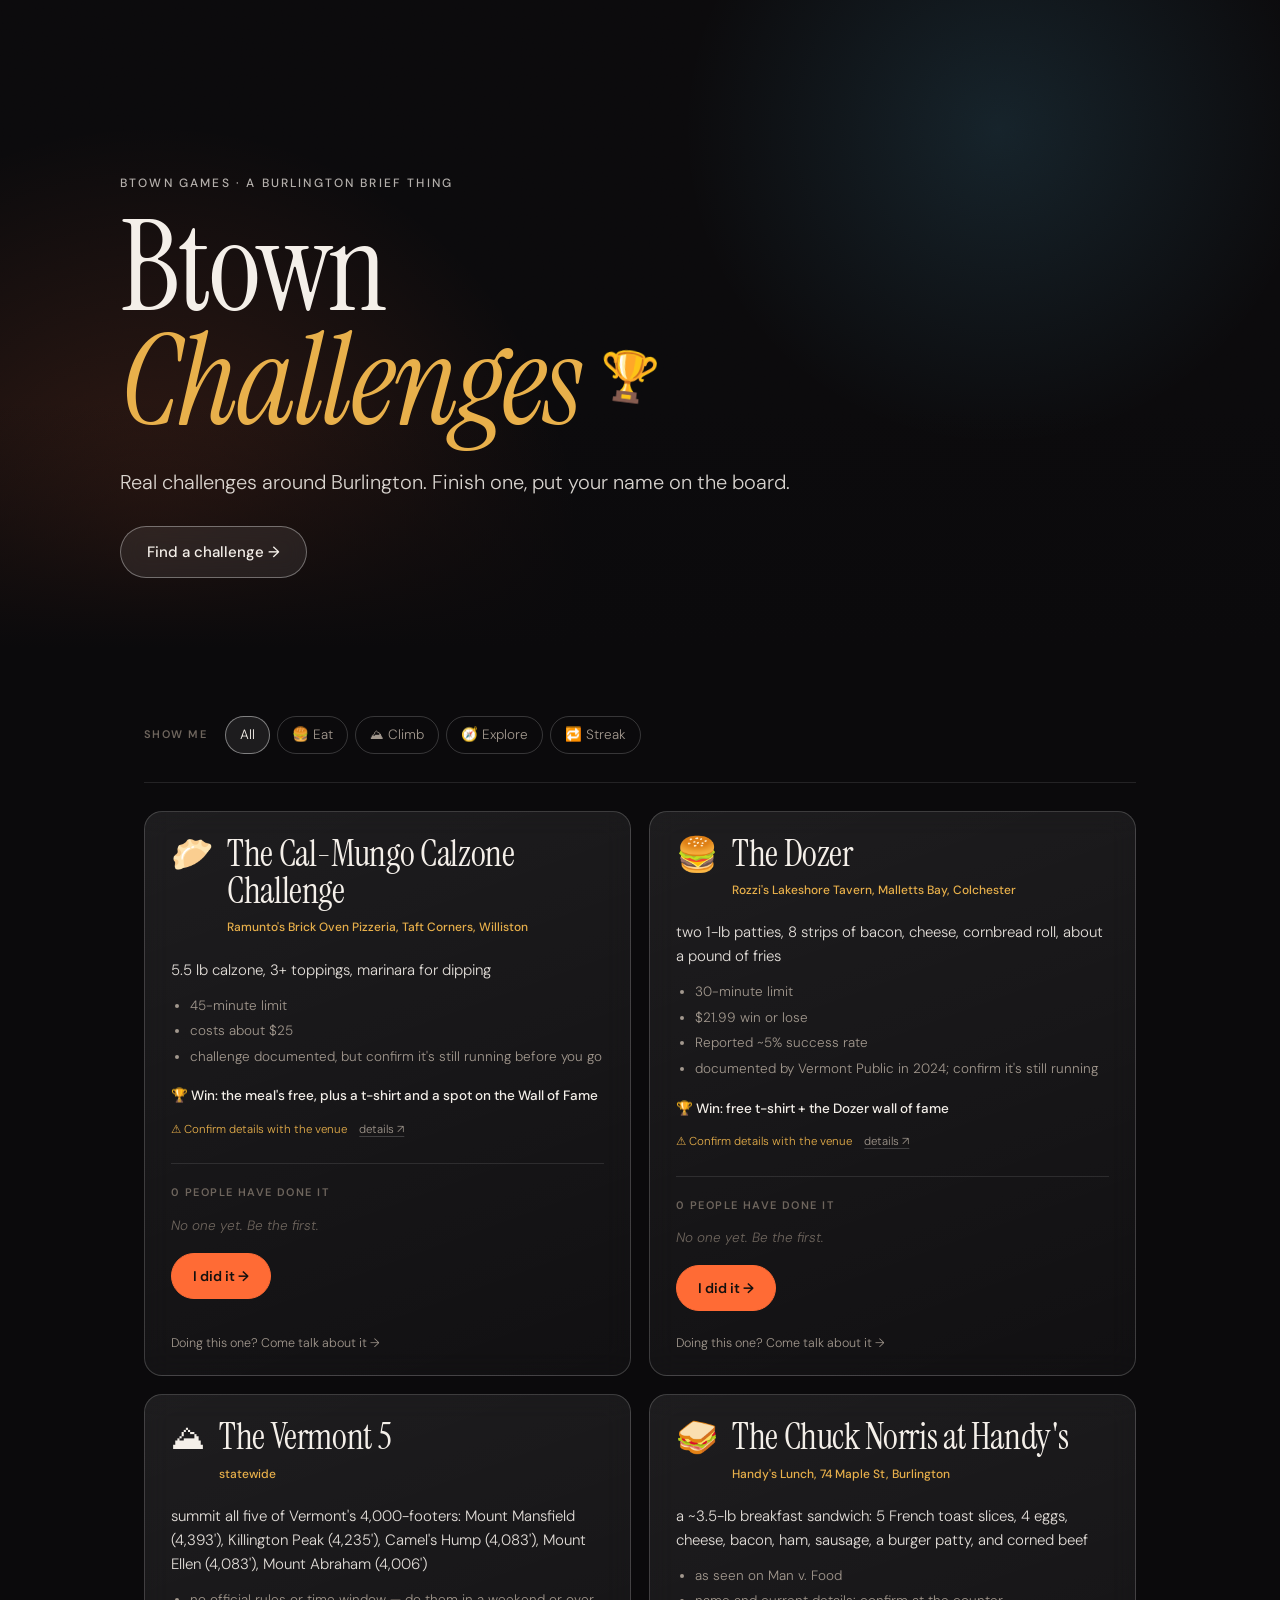
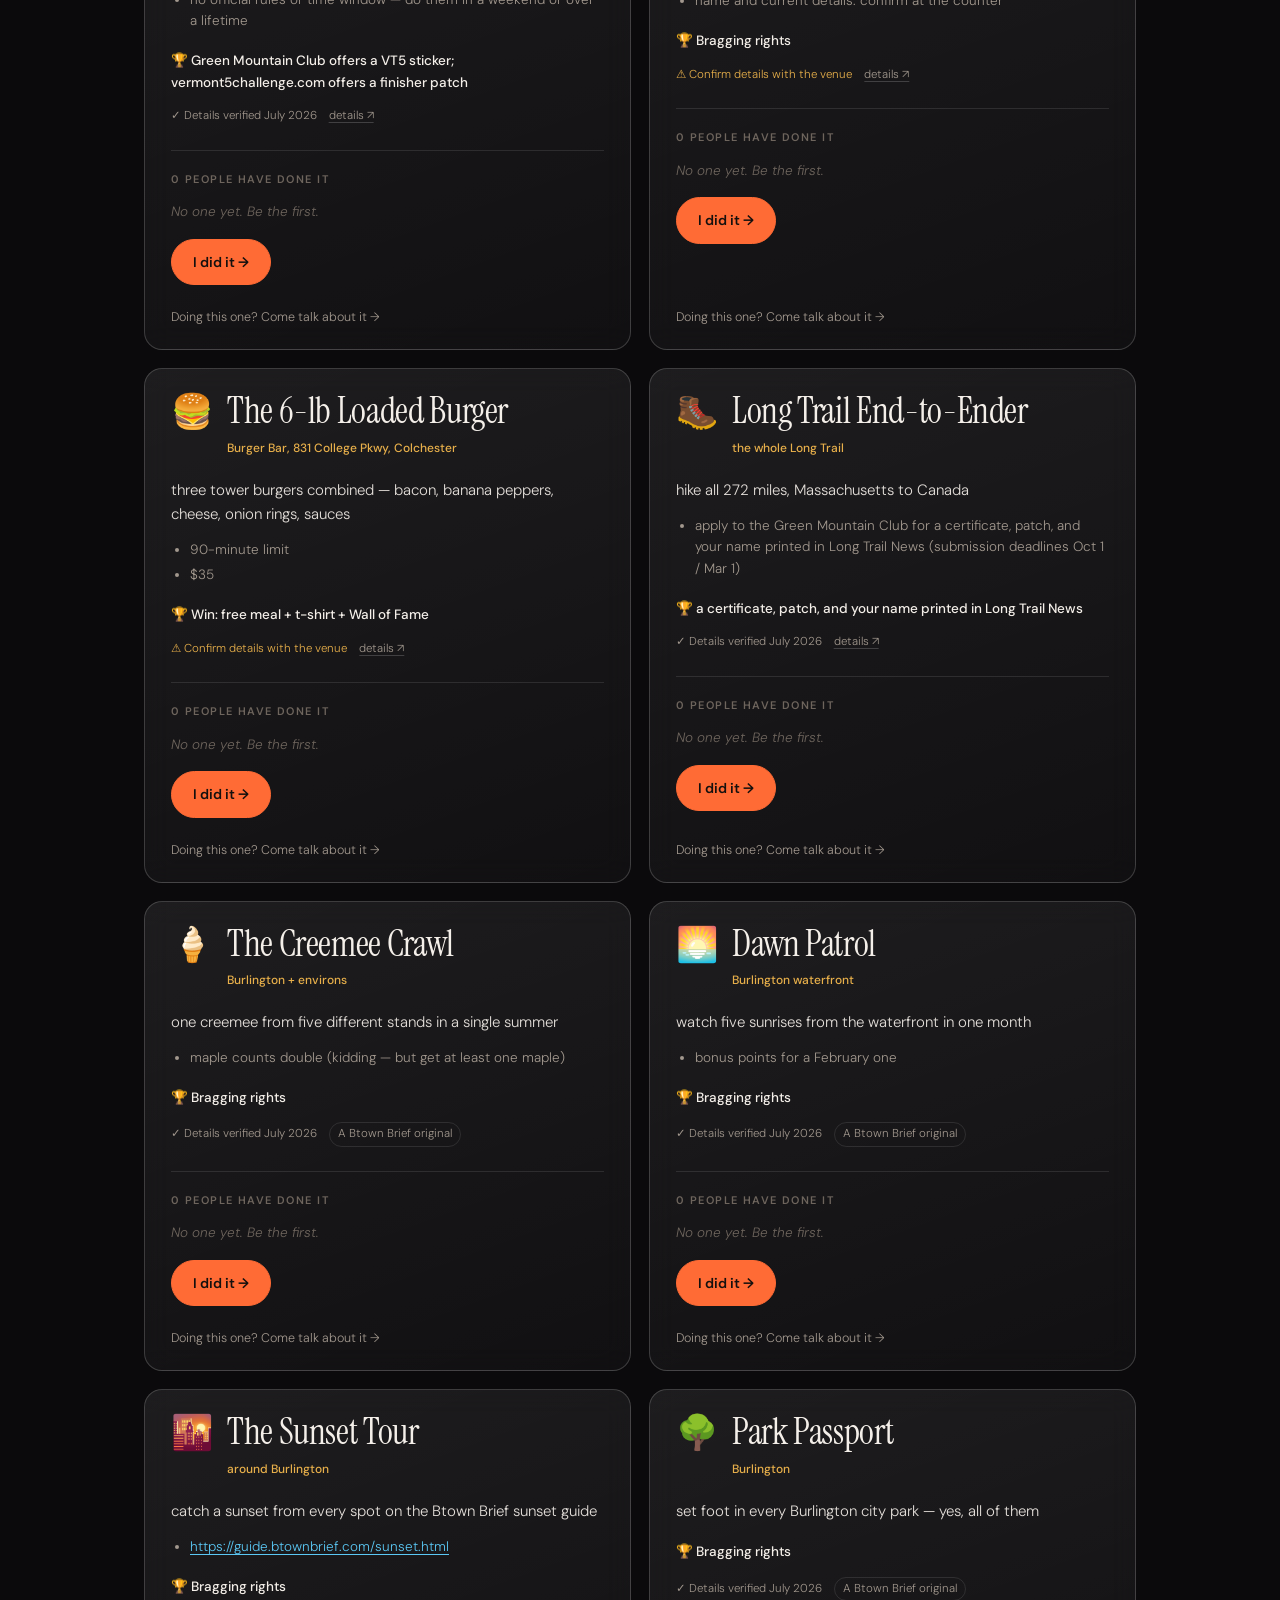
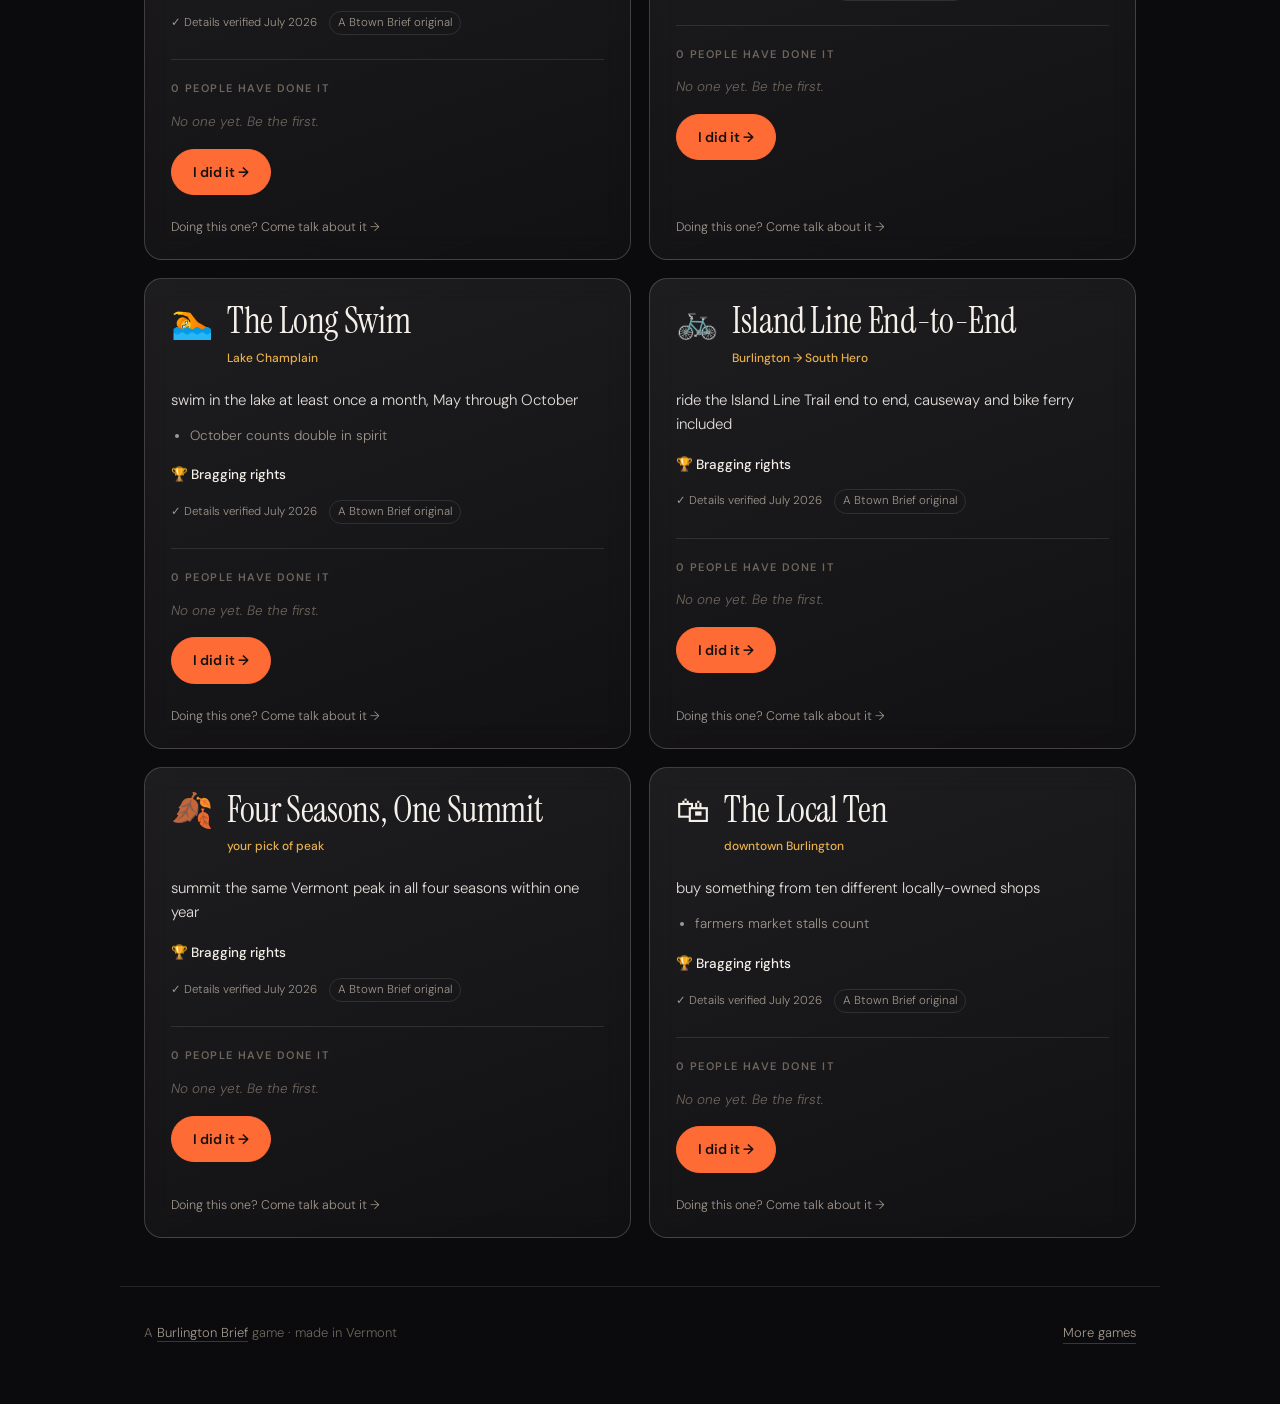
<file: index.html>
<!DOCTYPE html>
<html lang="en">
<head>
<meta charset="utf-8">
<meta name="viewport" content="width=device-width, initial-scale=1, viewport-fit=cover">
<meta name="theme-color" content="#0B0A0C">
<link rel="manifest" href="manifest.webmanifest" />
<link rel="apple-touch-icon" href="icon-180.png" />
<title>Btown Challenges — do the thing, put your name on it</title>
<meta name="description" content="Real challenges around Burlington. Finish one, put your name on the board.">
<link rel="icon" href="icon.svg" type="image/svg+xml">
<link rel="preconnect" href="https://fonts.googleapis.com">
<link rel="preconnect" href="https://fonts.gstatic.com" crossorigin>
<link href="https://fonts.googleapis.com/css2?family=Instrument+Serif:ital@0;1&family=DM+Sans:opsz,wght@9..40,300;9..40,400;9..40,500;9..40,600&display=swap" rel="stylesheet">
<link rel="stylesheet" href="css/style.css">
<!-- GoatCounter -->
<script data-goatcounter="https://btown-brief.goatcounter.com/count"
        async src="//gc.zgo.at/count.js"></script>
<meta property="og:title" content="Btown Challenges — do the thing, put your name on it">
<meta property="og:description" content="Real challenges around Burlington. Finish one, put your name on the board.">
<meta property="og:type" content="website">
<meta property="og:image" content="https://play.btownbrief.com/challenges/og-image.png">
<meta property="og:image:width" content="1200">
<meta property="og:image:height" content="630">
<meta name="twitter:card" content="summary_large_image">
</head>
<body>
<header class="hero">
  <div class="grain" aria-hidden="true"></div>
  <div class="hero-copy">
    <p class="eyebrow">BTown Games · a Burlington Brief thing</p>
    <h1>Btown<br><em>Challenges</em> <span aria-hidden="true">🏆</span></h1>
    <p class="lede">Real challenges around Burlington. Finish one, put your name on the board.</p>
    <a class="pill" href="#challenges">Find a challenge →</a>
  </div>
</header>

<main class="wrap" id="challenges">
  <section class="filters" aria-labelledby="filter-label">
    <span class="filter-label" id="filter-label">Show me</span>
    <div class="chips" id="category-chips" role="group" aria-label="Filter challenges"></div>
  </section>
  <section class="challenge-grid" id="challenge-grid" aria-live="polite"></section>
</main>

<footer class="foot">
  <span>A <a href="https://www.btownbrief.com">Burlington Brief</a> game · made in Vermont</span>
  <a href="https://play.btownbrief.com/">More games</a>
</footer>

<script src="js/app.js"></script>
<script src="https://play.btownbrief.com/nav.js" defer></script>
<script src="https://play.btownbrief.com/ticker.js" defer></script>
</body>
</html>
</file>
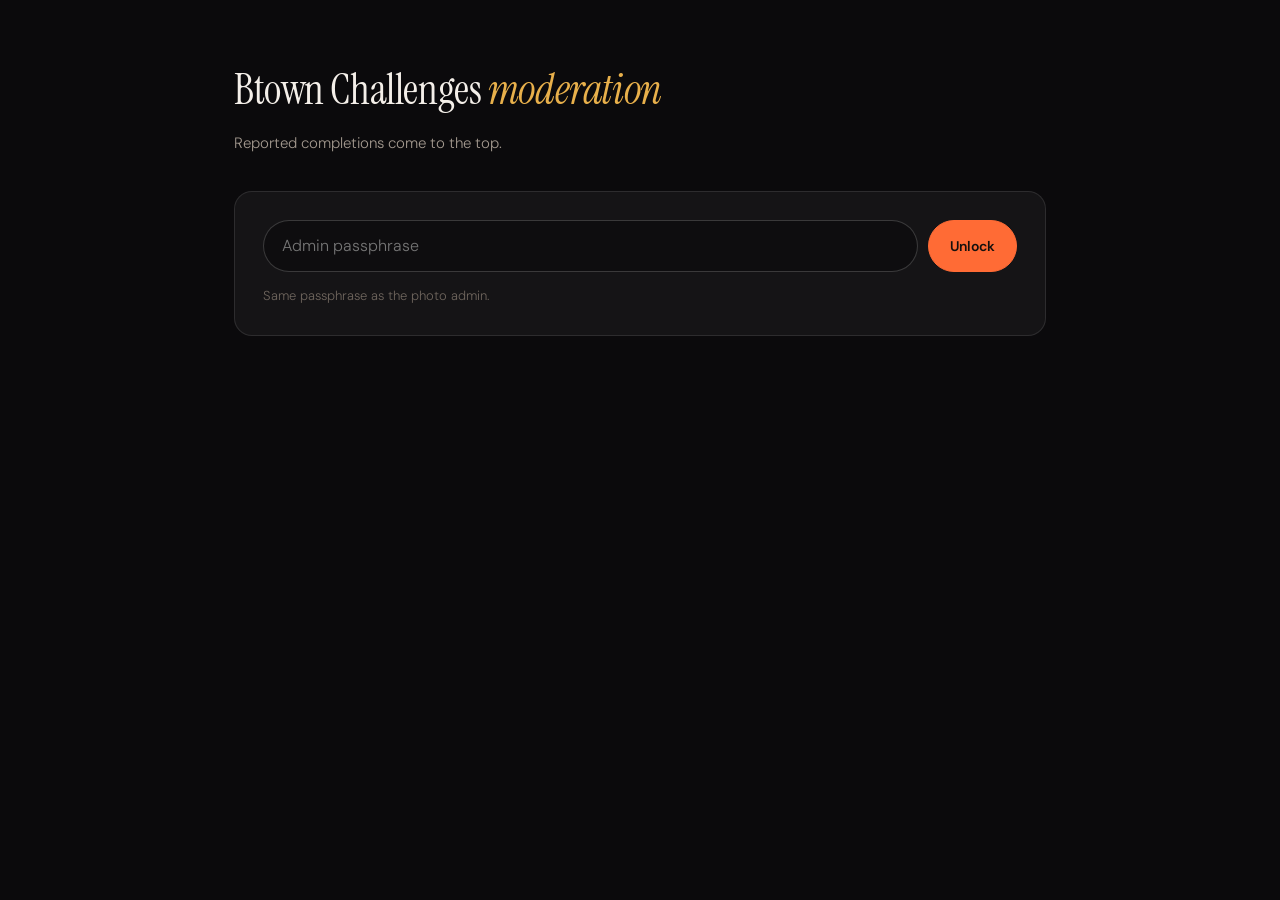
<file: admin.html>
<!DOCTYPE html>
<html lang="en">
<head>
<meta charset="utf-8">
<meta name="viewport" content="width=device-width, initial-scale=1">
<meta name="robots" content="noindex, nofollow">
<title>Btown Challenges — moderation</title>
<link rel="icon" href="icon.svg" type="image/svg+xml">
<link rel="preconnect" href="https://fonts.googleapis.com">
<link rel="preconnect" href="https://fonts.gstatic.com" crossorigin>
<link href="https://fonts.googleapis.com/css2?family=Instrument+Serif&family=DM+Sans:opsz,wght@9..40,300;9..40,400;9..40,500;9..40,600&display=swap" rel="stylesheet">
<link rel="stylesheet" href="css/style.css">
<link rel="stylesheet" href="css/admin.css">
<!-- GoatCounter -->
<script data-goatcounter="https://btown-brief.goatcounter.com/count"
        async src="//gc.zgo.at/count.js"></script>
</head>
<body class="admin">
<main class="admin-wrap">
  <header class="admin-head">
    <h1>Btown Challenges <em>moderation</em></h1>
    <p>Reported completions come to the top.</p>
  </header>
  <section class="gate" id="gate">
    <form id="gate-form" autocomplete="off">
      <input type="password" id="pass-input" placeholder="Admin passphrase" autocomplete="current-password" required>
      <button type="submit" class="btn btn-go">Unlock</button>
    </form>
    <p class="gate-err" id="gate-err" hidden></p>
    <p class="gate-note">Same passphrase as the photo admin.</p>
  </section>
  <section id="board" hidden>
    <div class="admin-bar">
      <div class="tabs" id="tabs" role="group" aria-label="Filter">
        <button class="chip" data-tab="flagged" aria-pressed="true">Needs a look <span class="n" id="n-flagged">0</span></button>
        <button class="chip" data-tab="hidden" aria-pressed="false">Hidden <span class="n" id="n-hidden">0</span></button>
        <button class="chip" data-tab="all" aria-pressed="false">Everything <span class="n" id="n-all">0</span></button>
      </div>
      <div class="admin-bar-right">
        <button class="linkish" id="refresh" type="button">Refresh</button>
        <button class="linkish" id="lock" type="button">Lock</button>
      </div>
    </div>
    <div id="rows"></div>
    <p class="admin-empty" id="empty" hidden></p>
  </section>
</main>
<script src="js/admin.js"></script>
</body>
</html>
</file>
<file: css/style.css>
:root {
  --ground:  #0B0A0C;
  --ink:     #F4EFE9;
  --muted:   #A2988E;
  --faint:   #6E655D;
  --ember:   #FF6B35;
  --gold:    #E8B04B;
  --lake:    #5BC8F5;
  --glass:   rgba(255, 255, 255, .045);
  --glass-2: rgba(255, 255, 255, .075);
  --line:    rgba(255, 255, 255, .10);
  --line-2:  rgba(255, 255, 255, .18);
  --serif: "Instrument Serif", Georgia, serif;
  --sans:  "DM Sans", system-ui, -apple-system, "Segoe UI", sans-serif;
  --grade: saturate(.72) contrast(.88) brightness(.78);
}

* { box-sizing: border-box; }
[hidden] { display: none !important; }
html { -webkit-text-size-adjust: 100%; scroll-behavior: smooth; }
body {
  margin: 0; overflow-x: hidden;
  background: var(--ground); color: var(--ink);
  font-family: var(--sans); font-weight: 300; line-height: 1.6;
}
button, input, textarea { font: inherit; }
a { color: inherit; }

.grain {
  position: absolute; inset: 0; pointer-events: none; opacity: .18;
  background-image: url("data:image/svg+xml,%3Csvg xmlns='http://www.w3.org/2000/svg' width='140' height='140'%3E%3Cfilter id='n'%3E%3CfeTurbulence type='fractalNoise' baseFrequency='.85' numOctaves='3'/%3E%3C/filter%3E%3Crect width='140' height='140' filter='url(%23n)' opacity='.45'/%3E%3C/svg%3E");
  mix-blend-mode: overlay;
}

.hero {
  position: relative; min-height: 72svh; overflow: hidden;
  display: flex; align-items: flex-end; padding: 0 24px 70px;
  background:
    radial-gradient(circle at 78% 20%, rgba(91,200,245,.13), transparent 28%),
    radial-gradient(circle at 12% 85%, rgba(255,107,53,.17), transparent 34%),
    var(--ground);
}
.hero::after {
  content: ""; position: absolute; inset: auto 0 0; height: 38%; pointer-events: none;
  background: linear-gradient(transparent, var(--ground));
}
.hero-copy { position: relative; z-index: 1; width: min(1040px, 100%); margin: 0 auto; }
.eyebrow {
  margin: 0 0 18px; color: rgba(244,239,233,.72);
  font-size: 12px; font-weight: 500; letter-spacing: .18em; text-transform: uppercase;
}
.hero h1 {
  margin: 0; font-family: var(--serif); font-size: clamp(64px, 12vw, 126px);
  font-weight: 400; line-height: .9; letter-spacing: -.015em;
}
.hero h1 em { color: var(--gold); font-weight: 400; }
.hero h1 span { display: inline-block; font-size: .38em; transform: translateY(-.65em) rotate(7deg); }
.lede { max-width: 34em; margin: 28px 0 0; color: rgba(244,239,233,.88); font-size: clamp(17px, 2vw, 20px); }
.pill {
  display: inline-block; margin-top: 28px; padding: 13px 26px; border-radius: 999px;
  border: 1px solid rgba(255,255,255,.35); background: rgba(255,255,255,.08);
  backdrop-filter: blur(10px); -webkit-backdrop-filter: blur(10px);
  color: var(--ink); font-size: 15px; font-weight: 500; text-decoration: none;
  transition: background .2s, border-color .2s, transform .2s;
}
.pill:hover { background: rgba(255,255,255,.16); border-color: rgba(255,255,255,.55); transform: translateY(-1px); }

.wrap { max-width: 1040px; margin: 0 auto; padding: 68px 24px 48px; }
.filters {
  display: flex; align-items: center; gap: 18px; flex-wrap: wrap;
  padding-bottom: 28px; border-bottom: 1px solid var(--line);
}
.filter-label {
  font-size: 11px; font-weight: 600; letter-spacing: .13em;
  text-transform: uppercase; color: var(--faint);
}
.chips { display: flex; flex-wrap: wrap; gap: 7px; }
.chip {
  padding: 7px 14px; border-radius: 999px;
  background: transparent; border: 1px solid var(--line-2); color: var(--muted);
  cursor: pointer; font-family: var(--sans); font-size: 13.5px;
  transition: background .18s, border-color .18s, color .18s;
}
.chip:hover { border-color: rgba(255,255,255,.36); color: var(--ink); }
.chip[aria-pressed="true"] { background: var(--glass-2); color: var(--ink); border-color: rgba(255,255,255,.44); }
.chip:focus-visible, .btn:focus-visible, .linkish:focus-visible, .talk:focus-visible, .source:focus-visible {
  outline: 2px solid var(--gold); outline-offset: 2px;
}

.challenge-grid { display: grid; grid-template-columns: repeat(2, minmax(0, 1fr)); gap: 18px; margin-top: 28px; }
.challenge {
  position: relative; min-width: 0; padding: 26px 26px 22px;
  background: linear-gradient(160deg, rgba(255,255,255,.08), rgba(255,255,255,.028));
  border: 1px solid var(--line-2); border-radius: 18px;
  backdrop-filter: blur(14px); -webkit-backdrop-filter: blur(14px);
  display: flex; flex-direction: column;
  transition: border-color .25s, box-shadow .25s;
}
.challenge.is-linked { border-color: var(--gold); box-shadow: 0 0 0 1px rgba(232,176,75,.24), 0 22px 70px rgba(0,0,0,.35); }
.challenge-head { display: flex; gap: 14px; align-items: flex-start; }
.challenge-emoji { flex: none; font-size: 34px; line-height: 1; }
.challenge h2 {
  margin: -3px 0 0; font-family: var(--serif); font-size: clamp(27px, 3.4vw, 36px);
  font-weight: 400; line-height: 1.04; letter-spacing: -.01em;
}
.where { margin: 9px 0 0; color: var(--gold); font-size: 12px; font-weight: 500; }
.blurb { margin: 20px 0 0; color: rgba(244,239,233,.92); font-size: 15px; }
.details { margin: 13px 0 0; padding-left: 19px; color: var(--muted); font-size: 13.5px; }
.details li + li { margin-top: 4px; }
.details a { color: var(--lake); text-underline-offset: 3px; }
.prize { margin: 18px 0 0; color: var(--ink); font-size: 13.5px; font-weight: 500; }
.facts { display: flex; flex-wrap: wrap; align-items: center; gap: 8px 12px; margin-top: 14px; }
.verified, .original { font-size: 11.5px; color: var(--muted); }
.unverified { color: var(--gold); }
.original { padding: 2px 8px; border: 1px solid var(--line); border-radius: 999px; }
.source { font-size: 11.5px; color: var(--muted); text-decoration-color: var(--line-2); text-underline-offset: 3px; }
.source:hover { color: var(--gold); }

.board { margin-top: 24px; padding-top: 20px; border-top: 1px solid var(--line); }
.board-top { display: flex; align-items: center; justify-content: space-between; gap: 12px; }
.board-title { margin: 0; font-size: 11px; font-weight: 600; letter-spacing: .13em; text-transform: uppercase; color: var(--faint); }
.board-list { list-style: none; margin: 13px 0 0; padding: 0; }
.completion { padding: 9px 0; border-top: 1px solid var(--line); }
.completion:first-child { border-top: 0; }
.completion-line { margin: 0; color: var(--muted); font-size: 13.5px; overflow-wrap: anywhere; }
.completion-name { color: var(--ink); font-weight: 500; }
.report {
  float: right; margin-left: 8px; padding: 0; border: 0; background: none;
  color: var(--faint); cursor: pointer; font-size: 12px;
}
.report:hover { color: var(--ember); }
.report:disabled { cursor: default; opacity: .5; }
.board-empty { margin: 13px 0 0; color: var(--faint); font-size: 13.5px; font-style: italic; }
.show-all { margin-top: 7px; }

.btn {
  padding: 11px 21px; border: 1px solid transparent; border-radius: 999px;
  cursor: pointer; font-family: var(--sans); font-size: 14px; font-weight: 500;
  transition: background .2s, border-color .2s, color .2s, transform .15s, opacity .2s;
}
.btn:active { transform: translateY(1px); }
.btn:disabled { opacity: .42; cursor: not-allowed; }
.btn-go { background: var(--ember); color: #14100E; border-color: var(--ember); font-weight: 600; }
.btn-go:hover:not(:disabled) { background: #ff835a; border-color: #ff835a; }
.btn-quiet { background: var(--glass-2); color: var(--ink); border-color: var(--line); }
.btn-quiet:hover { background: rgba(255,255,255,.12); }
.done-button { margin-top: 16px; }
.done-form { margin-top: 15px; padding: 15px; border-radius: 14px; background: rgba(0,0,0,.23); border: 1px solid var(--line); }
.form-row { display: grid; grid-template-columns: minmax(120px, .75fr) minmax(150px, 1.25fr); gap: 9px; }
.done-form input {
  min-width: 0; width: 100%; padding: 10px 13px; border-radius: 10px;
  background: rgba(0,0,0,.28); border: 1px solid var(--line-2); color: var(--ink); font-size: 13px;
}
.done-form input::placeholder { color: var(--faint); }
.done-form input:focus { outline: none; border-color: var(--gold); }
.form-actions { display: flex; align-items: center; gap: 12px; margin-top: 10px; }
.form-error { margin: 0; color: var(--ember); font-size: 12px; }
.town-status { margin: 11px 0 0; color: var(--gold); font-size: 12.5px; }
.linkish {
  border: 0; padding: 0; background: none; color: var(--muted); cursor: pointer;
  font-family: var(--sans); font-size: 12.5px; text-decoration: underline;
  text-decoration-color: var(--line-2); text-underline-offset: 3px;
}
.linkish:hover { color: var(--gold); text-decoration-color: var(--gold); }
.talk { display: inline-block; margin-top: auto; padding-top: 22px; color: var(--muted); font-size: 12.5px; text-decoration: none; }
.talk:hover { color: var(--gold); }

.celebrate {
  position: absolute; left: 50%; bottom: 90px; z-index: 2; pointer-events: none;
  font-size: 34px; animation: float-up 1s cubic-bezier(.16,1,.3,1) forwards;
}
@keyframes float-up {
  from { opacity: 0; transform: translate(-50%, 8px) scale(.7) rotate(-8deg); }
  25% { opacity: 1; }
  to { opacity: 0; transform: translate(-50%, -80px) scale(1.2) rotate(8deg); }
}

.foot {
  max-width: 1040px; margin: 0 auto; padding: 36px 24px 60px;
  display: flex; flex-wrap: wrap; justify-content: space-between; gap: 10px;
  border-top: 1px solid var(--line); color: var(--faint); font-size: 13px;
}
.foot a { color: var(--muted); text-decoration: none; border-bottom: 1px solid var(--line-2); }
.foot a:hover { color: var(--ink); }

@media (max-width: 760px) {
  .hero { min-height: 66svh; padding: 0 20px 52px; }
  .hero h1 { font-size: clamp(60px, 18vw, 92px); }
  .wrap { padding: 48px 16px 34px; }
  .challenge-grid { grid-template-columns: 1fr; }
  .challenge { padding: 23px 20px 20px; }
}
@media (max-width: 440px) {
  .filters { align-items: flex-start; flex-direction: column; gap: 10px; }
  .form-row { grid-template-columns: 1fr; }
}
@media (prefers-reduced-motion: reduce) {
  html { scroll-behavior: auto; }
  .celebrate { animation: none; display: none; }
}
</file>
<file: css/admin.css>
body.admin { background: var(--ground); }
.admin-wrap { max-width: 860px; margin: 0 auto; padding: 56px 24px 80px; }
.admin-head h1 {
  margin: 0; font-family: var(--serif); font-size: clamp(30px, 5vw, 42px);
  font-weight: 400; letter-spacing: -.01em;
}
.admin-head h1 em { color: var(--gold); font-style: italic; }
.admin-head p { margin: 8px 0 0; color: var(--muted); font-size: 15px; }
.gate { margin-top: 36px; padding: 28px; background: var(--glass); border: 1px solid var(--line); border-radius: 18px; }
.gate form { display: flex; gap: 10px; }
.gate input {
  flex: 1; min-width: 0; padding: 12px 18px; border-radius: 999px;
  background: rgba(0,0,0,.3); border: 1px solid var(--line-2); color: var(--ink);
}
.gate input:focus { outline: none; border-color: var(--gold); }
.gate-err { margin: 14px 0 0; color: var(--ember); font-size: 14px; }
.gate-note { margin: 14px 0 0; color: var(--faint); font-size: 13px; }
.admin-bar {
  display: flex; align-items: center; justify-content: space-between; gap: 16px; flex-wrap: wrap;
  margin: 36px 0 22px;
}
.tabs { display: flex; gap: 8px; flex-wrap: wrap; }
.tabs .n { display: inline-block; margin-left: 7px; padding: 1px 7px; border-radius: 999px; background: rgba(255,255,255,.1); font-size: 11px; }
.admin-bar-right { display: flex; gap: 16px; }
.mod { padding: 17px 19px; margin-bottom: 10px; background: var(--glass); border: 1px solid var(--line); border-radius: 14px; }
.mod.is-flagged { border-color: rgba(255,107,53,.55); background: rgba(255,107,53,.07); }
.mod.is-hidden { opacity: .55; }
.mod-ch { margin-bottom: 9px; color: var(--faint); font-size: 12px; }
.mod-ch a { color: var(--gold); font-weight: 600; text-decoration: none; }
.mod-ch span { color: var(--muted); }
.mod-body { margin: 0; color: var(--ink); font-size: 15px; overflow-wrap: anywhere; }
.mod-note { margin: 5px 0 0; color: var(--muted); font-size: 13.5px; }
.mod-meta { display: flex; align-items: center; gap: 10px; flex-wrap: wrap; margin-top: 12px; color: var(--faint); font-size: 12px; }
.flagpill, .hidpill { padding: 2px 9px; border-radius: 999px; }
.flagpill { background: rgba(255,107,53,.18); color: var(--ember); font-weight: 600; }
.hidpill { background: rgba(255,255,255,.09); color: var(--muted); }
.mod-actions { margin-left: auto; display: flex; gap: 14px; }
.linkish.danger { color: var(--ember); }
.admin-empty { padding: 40px 0; text-align: center; color: var(--faint); font-style: italic; }
@media (max-width: 560px) {
  .gate form { align-items: stretch; flex-direction: column; }
  .mod-actions { margin-left: 0; width: 100%; padding-top: 8px; }
}
</file>
